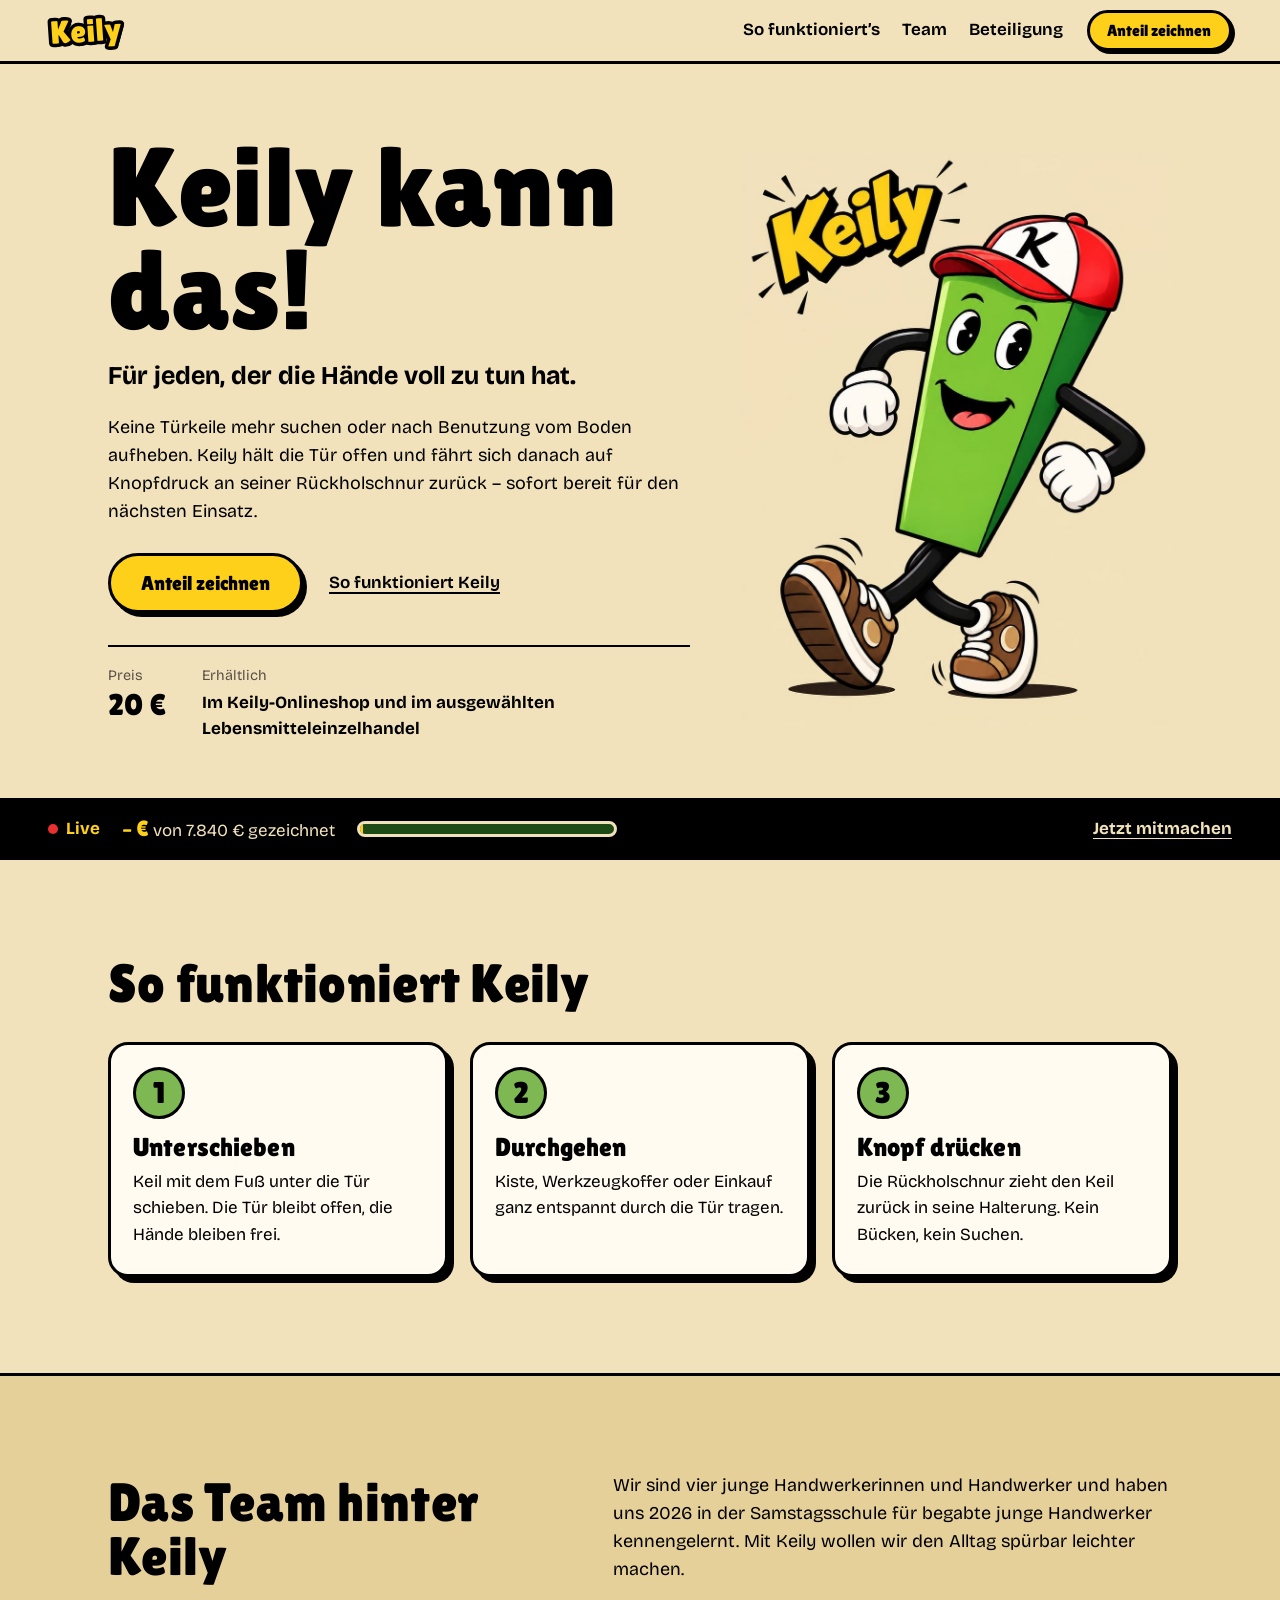
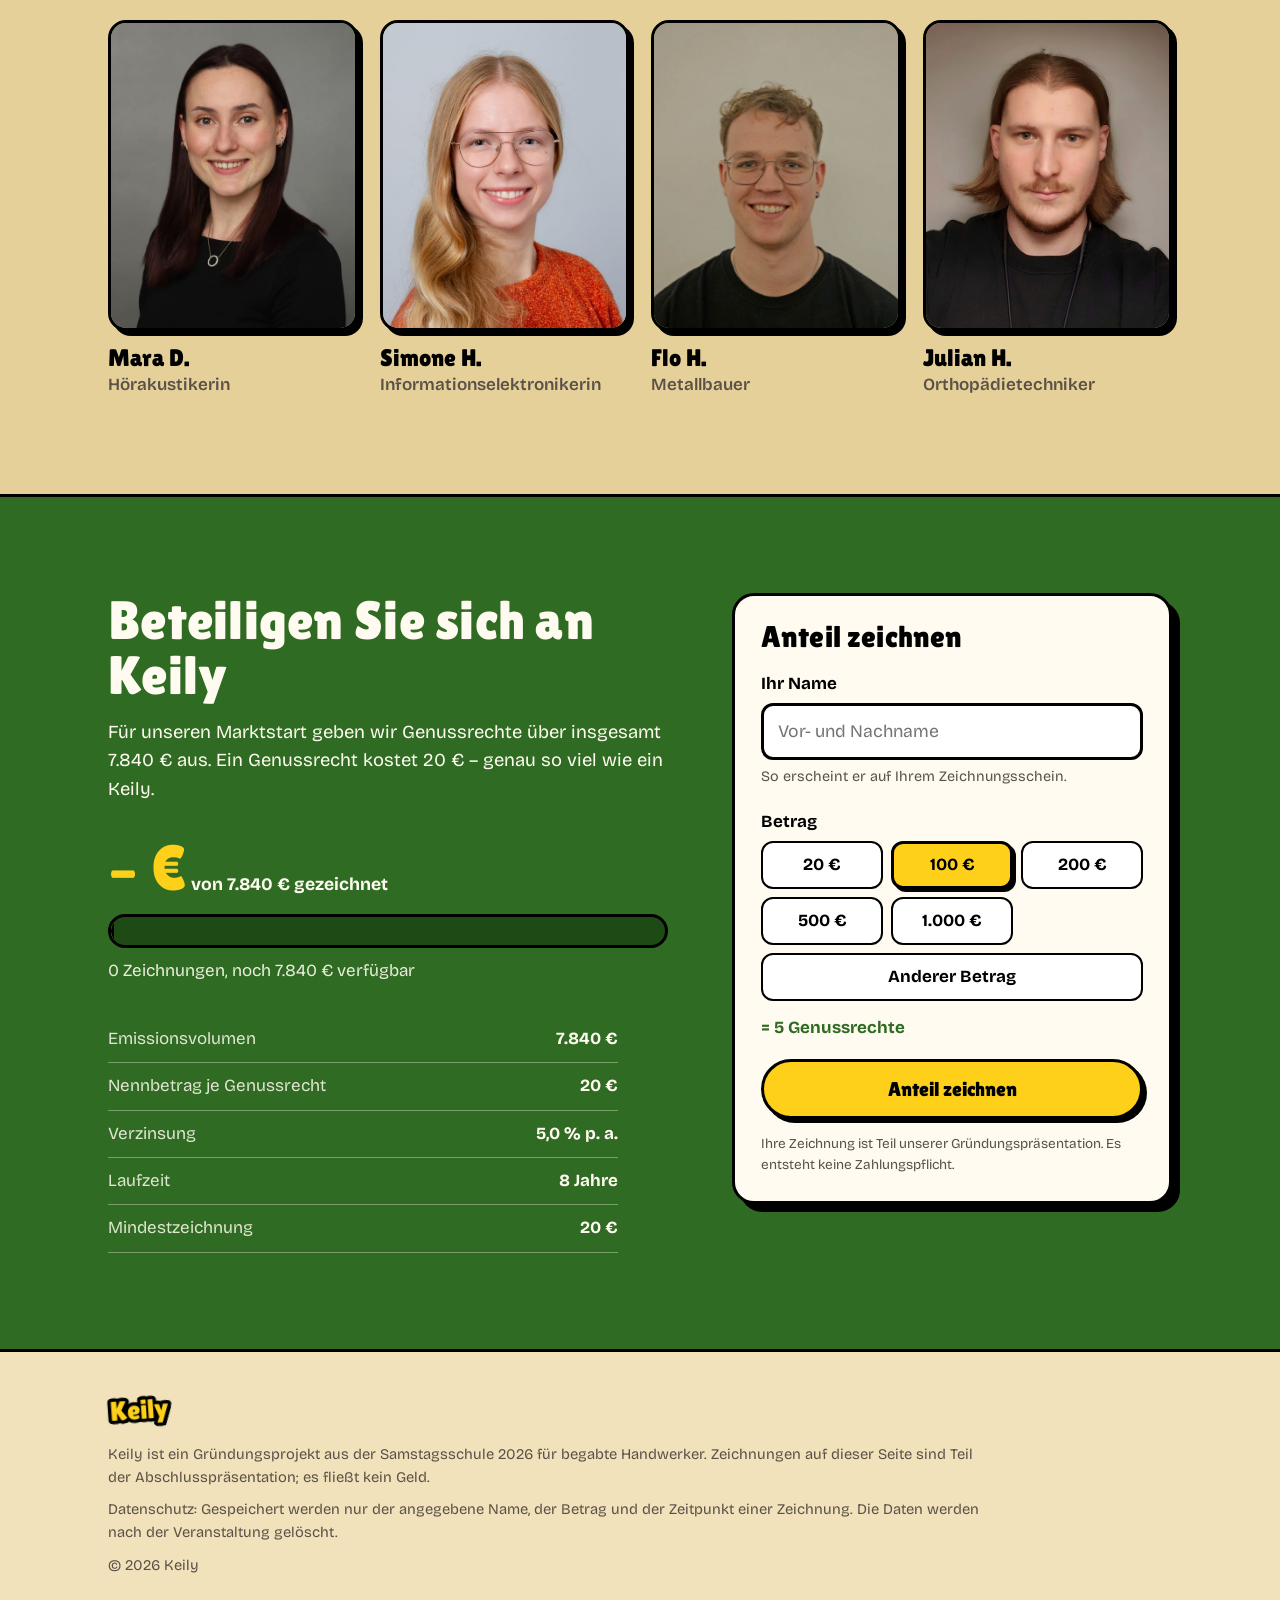
<file: index.html>
<!doctype html>
<html lang="de">
<head>
<meta charset="utf-8">
<meta name="viewport" content="width=device-width, initial-scale=1, viewport-fit=cover">
<title>Keily – der Türkeil mit Rückholschnur</title>
<meta name="description" content="Keily hält die Tür offen und fährt sich auf Knopfdruck an seiner Rückholschnur zurück. Für jeden, der die Hände voll zu tun hat.">
<meta name="theme-color" content="#F1E2BB">
<meta property="og:title" content="Keily kann das!">
<meta property="og:description" content="Der Türkeil mit Rückholschnur – für jeden, der die Hände voll zu tun hat. Jetzt Genussrechte zeichnen.">
<meta property="og:image" content="https://keily.pages.dev/assets/og.jpg">
<meta property="og:type" content="website">
<link rel="icon" type="image/png" href="assets/favicon.png">
<link rel="apple-touch-icon" href="assets/apple-touch-icon.png">
<link rel="preload" href="fonts/lilita-one.woff" as="font" type="font/woff" crossorigin>
<link rel="preload" href="fonts/bricolage.woff" as="font" type="font/woff" crossorigin>
<link rel="stylesheet" href="styles.css">
</head>
<body>
<a class="skip" href="#beteiligen">Direkt zur Beteiligung</a>

<header class="top">
  <a class="brand" href="#start" aria-label="Keily – zum Seitenanfang">Keily</a>
  <nav class="nav" aria-label="Seitenbereiche">
    <a href="#so-gehts">So funktioniert’s</a>
    <a href="#team">Team</a>
    <a href="#beteiligen">Beteiligung</a>
  </nav>
  <a class="btn btn-small" href="#beteiligen">Anteil zeichnen</a>
</header>

<main id="start">
  <section class="hero">
    <div class="hero-text">
      <h1>Keily kann das!</h1>
      <p class="slogan">Für jeden, der die Hände voll zu tun hat.</p>
      <p class="lead">Keine Türkeile mehr suchen oder nach Benutzung vom Boden aufheben. Keily hält die Tür offen und fährt sich danach auf Knopfdruck an seiner Rückholschnur zurück – sofort bereit für den nächsten Einsatz.</p>
      <div class="hero-actions">
        <a class="btn" href="#beteiligen">Anteil zeichnen</a>
        <a class="textlink" href="#so-gehts">So funktioniert Keily</a>
      </div>
      <dl class="facts">
        <div><dt>Preis</dt><dd>20 €</dd></div>
        <div><dt>Erhältlich</dt><dd>Im Keily-Onlineshop und im ausgewählten Lebensmitteleinzelhandel</dd></div>
      </dl>
    </div>
    <figure class="hero-art">
      <img src="assets/keily.jpg" width="900" height="1200" alt="Keily, ein grüner Türkeil mit roter Kappe und Turnschuhen, läuft gut gelaunt los">
    </figure>
  </section>

  <a class="ticker" href="#beteiligen">
    <span class="ticker-live"><span class="dot" aria-hidden="true"></span>Live</span>
    <span class="ticker-text"><strong data-summe>– €</strong> von 7.840 € gezeichnet</span>
    <span class="bar bar-mini" aria-hidden="true"><i data-fill></i></span>
    <span class="ticker-cta">Jetzt mitmachen</span>
  </a>

  <section class="steps" id="so-gehts" aria-labelledby="steps-h">
    <h2 id="steps-h">So funktioniert Keily</h2>
    <ol class="panels">
      <li>
        <span class="step-no" aria-hidden="true">1</span>
        <h3>Unterschieben</h3>
        <p>Keil mit dem Fuß unter die Tür schieben. Die Tür bleibt offen, die Hände bleiben frei.</p>
      </li>
      <li>
        <span class="step-no" aria-hidden="true">2</span>
        <h3>Durchgehen</h3>
        <p>Kiste, Werkzeugkoffer oder Einkauf ganz entspannt durch die Tür tragen.</p>
      </li>
      <li>
        <span class="step-no" aria-hidden="true">3</span>
        <h3>Knopf drücken</h3>
        <p>Die Rückholschnur zieht den Keil zurück in seine Halterung. Kein Bücken, kein Suchen.</p>
      </li>
    </ol>
  </section>

  <section class="team-section" id="team" aria-labelledby="team-h">
    <div class="team-intro">
      <h2 id="team-h">Das Team hinter Keily</h2>
      <p>Wir sind vier junge Handwerkerinnen und Handwerker und haben uns 2026 in der Samstagsschule für begabte junge Handwerker kennengelernt. Mit Keily wollen wir den Alltag spürbar leichter machen.</p>
    </div>
    <ul class="team" id="team-liste"></ul>
  </section>

  <section class="invest" id="beteiligen" aria-labelledby="invest-h">
    <div class="invest-info">
      <h2 id="invest-h">Beteiligen Sie sich an Keily</h2>
      <p class="invest-lead">Für unseren Marktstart geben wir Genussrechte über insgesamt 7.840 € aus. Ein Genussrecht kostet 20 € – genau so viel wie ein Keily.</p>

      <div class="progress" aria-live="polite">
        <p class="progress-sum"><span data-summe>– €</span> <span class="progress-of">von 7.840 € gezeichnet</span></p>
        <div class="bar bar-big" role="progressbar" aria-label="Gezeichneter Anteil" aria-valuemin="0" aria-valuemax="100" aria-valuenow="0"><i data-fill></i></div>
        <p class="progress-meta"><span data-anzahl>0</span> Zeichnungen, noch <span data-rest>7.840 €</span> verfügbar</p>
      </div>

      <dl class="terms">
        <div><dt>Emissionsvolumen</dt><dd>7.840 €</dd></div>
        <div><dt>Nennbetrag je Genussrecht</dt><dd>20 €</dd></div>
        <div><dt>Verzinsung</dt><dd>5,0 % p. a.</dd></div>
        <div><dt>Laufzeit</dt><dd>8 Jahre</dd></div>
        <div><dt>Mindestzeichnung</dt><dd>20 €</dd></div>
      </dl>
    </div>

    <div class="card" id="zeichnung">
      <form id="form" novalidate>
        <h3>Anteil zeichnen</h3>
        <label class="field-label" for="name">Ihr Name</label>
        <input id="name" name="name" type="text" autocomplete="name" placeholder="Vor- und Nachname" minlength="2" maxlength="80" required>
        <p class="hint">So erscheint er auf Ihrem Zeichnungsschein.</p>

        <fieldset class="amounts">
          <legend class="field-label">Betrag</legend>
          <div class="chips">
            <label><input type="radio" name="betrag" value="20"><span>20 €</span></label>
            <label><input type="radio" name="betrag" value="100" checked><span>100 €</span></label>
            <label><input type="radio" name="betrag" value="200"><span>200 €</span></label>
            <label><input type="radio" name="betrag" value="500"><span>500 €</span></label>
            <label><input type="radio" name="betrag" value="1000"><span>1.000 €</span></label>
            <label class="chip-free"><input type="radio" name="betrag" value="frei"><span>Anderer Betrag</span></label>
          </div>
          <div class="free" id="free" hidden>
            <label class="sr" for="frei-betrag">Anderer Betrag in Euro</label>
            <input id="frei-betrag" type="number" inputmode="numeric" min="20" step="20" placeholder="z. B. 160">
            <span class="free-unit">€</span>
          </div>
        </fieldset>
        <p class="calc" id="calc" aria-live="polite">= 5 Genussrechte</p>

        <button class="btn btn-wide" type="submit" id="submit">Anteil zeichnen</button>
        <p class="error" id="error" role="alert" hidden></p>
        <p class="fine">Ihre Zeichnung ist Teil unserer Gründungspräsentation. Es entsteht keine Zahlungspflicht.</p>
      </form>

      <div class="done" id="done" hidden tabindex="-1">
        <h3 id="done-h">Vielen Dank!</h3>
        <p id="done-text"></p>
        <p class="done-nr">Schein-Nr. <strong id="done-nr"></strong></p>
        <a class="btn btn-wide" id="download" href="#" download>Zeichnungsschein herunterladen</a>
        <button class="textlink textlink-btn" type="button" id="again">Weitere Zeichnung</button>
      </div>

      <div class="full" id="full" hidden>
        <h3>Vollständig gezeichnet</h3>
        <p>Alle Genussrechte sind vergeben. Vielen Dank an <span data-anzahl>0</span> Unterstützerinnen und Unterstützer!</p>
      </div>
    </div>
  </section>
</main>

<footer class="foot">
  <div class="foot-inner">
    <p class="brand brand-foot">Keily</p>
    <p>Keily ist ein Gründungsprojekt aus der Samstagsschule 2026 für begabte Handwerker. Zeichnungen auf dieser Seite sind Teil der Abschlusspräsentation; es fließt kein Geld.</p>
    <p>Datenschutz: Gespeichert werden nur der angegebene Name, der Betrag und der Zeitpunkt einer Zeichnung. Die Daten werden nach der Veranstaltung gelöscht.</p>
    <p>© 2026 Keily</p>
  </div>
</footer>

<a class="dock" id="dock" href="#beteiligen">
  <span><strong data-summe>– €</strong> von 7.840 €</span>
  <span class="dock-btn">Anteil zeichnen</span>
</a>

<script src="pdf.js" defer></script>
<script src="app.js" defer></script>
</body>
</html>
</file>
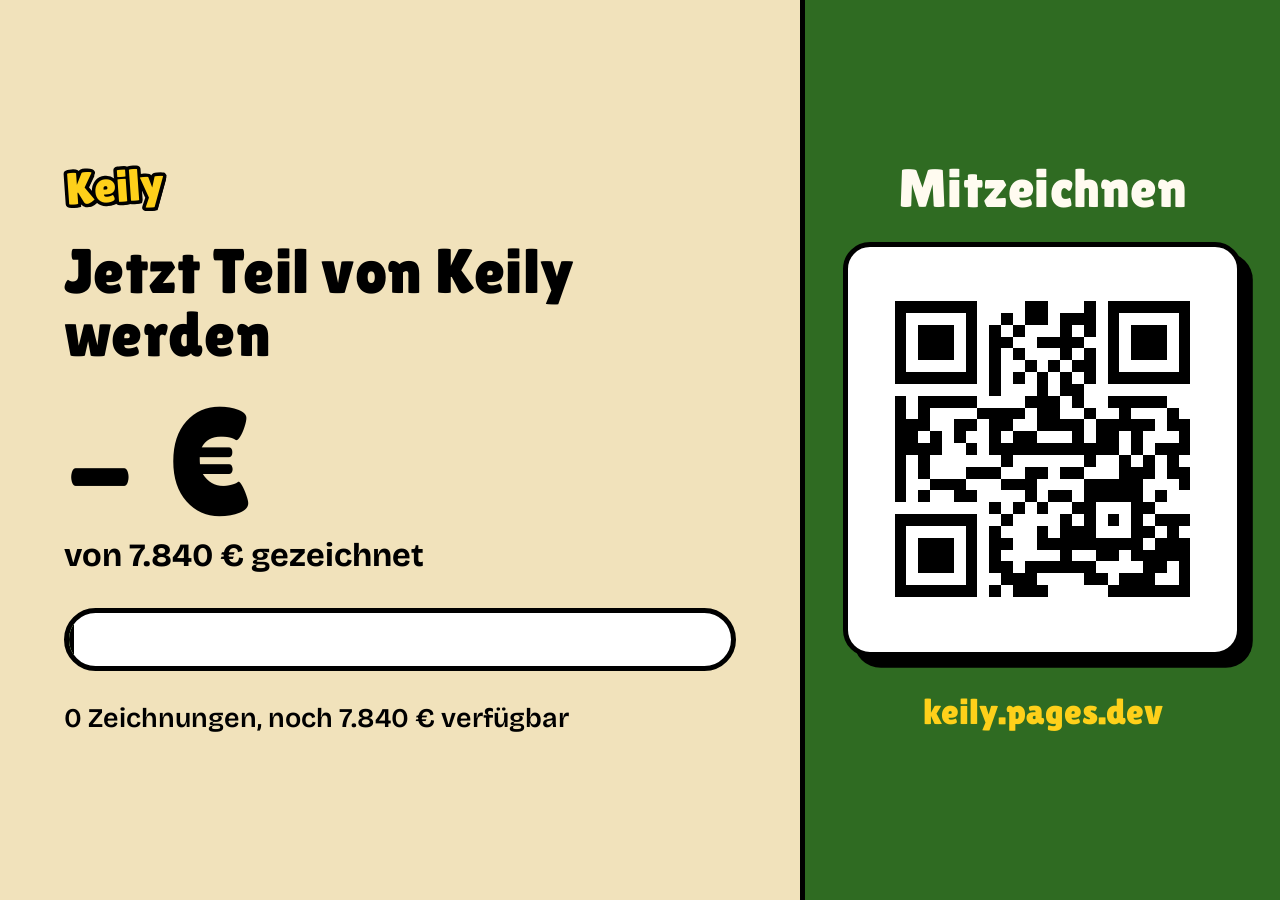
<file: live.html>
<!doctype html>
<html lang="de">
<head>
<meta charset="utf-8">
<meta name="viewport" content="width=device-width, initial-scale=1">
<title>Keily – Live-Zeichnungsstand</title>
<meta name="robots" content="noindex">
<link rel="icon" type="image/png" href="assets/favicon.png">
<link rel="stylesheet" href="styles.css">
<style>
  html, body { height: 100%; }
  body { display: grid; grid-template-columns: 1.25fr .75fr; overflow: hidden; }
  .stage { display: flex; flex-direction: column; justify-content: center; gap: 3vh; padding: 6vh 5vw; }
  .stage .brand { font-size: 5vh; align-self: flex-start; }
  .stage h1 { font-size: 7vh; }
  .big { font-family: var(--display); font-size: 17vh; line-height: .9; color: var(--ink); }
  .of { font-size: 3.6vh; font-weight: 700; }
  .bar-live { height: 7vh; border-width: 5px; background: #fff; }
  .bar-live i { background: var(--green); border-right-width: 5px; }
  .meta { font-size: 3vh; font-weight: 600; }
  .side { background: var(--green-deep); color: var(--glove); border-left: 5px solid var(--ink); display: flex; flex-direction: column; align-items: center; justify-content: center; gap: 3vh; padding: 5vh 3vw; text-align: center; }
  .side h2 { font-size: 6vh; color: var(--glove); }
  .qr { background: #fff; border: 5px solid var(--ink); border-radius: 3vh; padding: 2.5vh; box-shadow: 1.2vh 1.2vh 0 var(--ink); }
  .qr img { width: 40vh; height: 40vh; image-rendering: pixelated; }
  .url { font-family: var(--display); font-size: 4vh; color: var(--mustard); }
  .voll .big { color: var(--green-deep); }
  @media (max-aspect-ratio: 1/1) { body { grid-template-columns: 1fr; overflow: auto; } }
</style>
</head>
<body>
  <section class="stage">
    <span class="brand">Keily</span>
    <h1 id="headline">Jetzt Teil von Keily werden</h1>
    <div>
      <div class="big" data-summe>– €</div>
      <p class="of">von 7.840 € gezeichnet</p>
    </div>
    <div class="bar bar-live" aria-hidden="true"><i data-fill></i></div>
    <p class="meta"><span data-anzahl>0</span> Zeichnungen, noch <span data-rest>7.840 €</span> verfügbar</p>
  </section>
  <aside class="side">
    <h2>Mitzeichnen</h2>
    <div class="qr"><img src="assets/qr.svg" alt="QR-Code zur Keily-Seite"></div>
    <p class="url">keily.pages.dev</p>
  </aside>
<script>
(function () {
  var SB_URL = 'https://ntwydmezshfjxvhwwhli.supabase.co';
  var SB_KEY = 'sb_publishable_GiWbUts3EQShmZlCSjuBJw_EzED6FMh';
  var shown = 0;
  var reduced = window.matchMedia('(prefers-reduced-motion: reduce)').matches;
  function euro(n) { return Math.round(n).toLocaleString('de-DE') + ' €'; }
  function all(s) { return Array.prototype.slice.call(document.querySelectorAll(s)); }
  function animate(target) {
    var start = shown, t0 = null, dur = reduced ? 0 : 1400;
    function step(ts) {
      if (t0 === null) t0 = ts;
      var k = dur ? Math.min(1, (ts - t0) / dur) : 1;
      var v = start + (target - start) * (1 - Math.pow(1 - k, 3));
      all('[data-summe]').forEach(function (el) { el.textContent = euro(v); });
      if (k < 1) requestAnimationFrame(step); else shown = target;
    }
    requestAnimationFrame(step);
  }
  function poll() {
    fetch(SB_URL + '/rest/v1/rpc/stand', { method: 'POST', headers: { apikey: SB_KEY, 'Content-Type': 'application/json' }, body: '{}' })
      .then(function (r) { return r.json(); })
      .then(function (s) {
        if (typeof s.summe !== 'number') return;
        if (s.summe !== shown) animate(s.summe);
        all('[data-fill]').forEach(function (el) { el.style.width = Math.min(100, s.summe / s.ziel * 100) + '%'; });
        all('[data-anzahl]').forEach(function (el) { el.textContent = s.anzahl.toLocaleString('de-DE'); });
        all('[data-rest]').forEach(function (el) { el.textContent = euro(Math.max(0, s.ziel - s.summe)); });
        var voll = s.summe >= s.ziel;
        document.body.classList.toggle('voll', voll);
        document.getElementById('headline').textContent = voll ? 'Vollständig gezeichnet – danke!' : 'Jetzt Teil von Keily werden';
      }).catch(function () {});
  }
  poll(); setInterval(poll, 3000);
})();
</script>
</body>
</html>
</file>
<file: styles.css>
@font-face { font-family: "Lilita One"; src: url("fonts/lilita-one.woff") format("woff"); font-display: swap; }
@font-face { font-family: "Bricolage Grotesque"; src: url("fonts/bricolage.woff") format("woff"); font-weight: 400 800; font-display: swap; }

:root {
  --paper: #F1E2BB;
  --paper-deep: #E6D09A;
  --glove: #FFFBF0;
  --ink: #000;
  --muted: #5A5148;
  --green: #7EB852;
  --green-deep: #2F6B22;
  --green-night: #1E4A15;
  --red: #E8302F;
  --mustard: #FED01A;
  --line: 3px solid var(--ink);
  --display: "Lilita One", "Arial Rounded MT Bold", system-ui, sans-serif;
  --text: "Bricolage Grotesque", system-ui, -apple-system, "Segoe UI", sans-serif;
  --gutter: clamp(16px, 4vw, 48px);
  --max: 1160px;
}

* { box-sizing: border-box; }
[hidden] { display: none !important; }
html { scroll-behavior: smooth; -webkit-text-size-adjust: 100%; }
body {
  margin: 0;
  background: var(--paper);
  color: var(--ink);
  font: 400 1.0625rem/1.55 var(--text);
  font-variation-settings: "opsz" 18;
}
img { display: block; max-width: 100%; height: auto; }
a { color: inherit; }
h1, h2, h3 { font-family: var(--display); font-weight: 400; line-height: 1; margin: 0; letter-spacing: 0.005em; }
h2 { font-size: clamp(2.2rem, 5vw, 3.4rem); }
h3 { font-size: 1.6rem; }
p { margin: 0; }
:focus-visible { outline: 3px dashed var(--green-deep); outline-offset: 4px; }
.sr { position: absolute; width: 1px; height: 1px; overflow: hidden; clip: rect(0 0 0 0); white-space: nowrap; }
.skip { position: absolute; left: 12px; top: -60px; background: var(--mustard); border: var(--line); padding: 8px 14px; z-index: 30; border-radius: 10px; }
.skip:focus { top: 12px; }

/* Wortmarke im Stil des Logos */
.brand {
  font-family: var(--display);
  font-size: 2rem;
  line-height: 1;
  color: var(--mustard);
  text-decoration: none;
  -webkit-text-stroke: 7px var(--ink);
  paint-order: stroke fill;
  text-shadow: 3px 3px 0 var(--ink);
  transform: rotate(-4deg);
  display: inline-block;
  padding: 4px 2px;
}

/* Buttons wie aufgeklebte Sticker */
.btn {
  display: inline-flex; align-items: center; justify-content: center;
  font-family: var(--display); font-size: 1.25rem; line-height: 1;
  color: var(--ink); background: var(--mustard);
  border: var(--line); border-radius: 999px;
  padding: 0.85em 1.5em;
  box-shadow: 4px 4px 0 var(--ink);
  text-decoration: none; cursor: pointer; text-align: center;
  transition: transform .12s ease, box-shadow .12s ease;
}
.btn:hover { transform: translate(-1px, -1px); box-shadow: 5px 5px 0 var(--ink); }
.btn:active { transform: translate(3px, 3px); box-shadow: 1px 1px 0 var(--ink); }
.btn[disabled] { opacity: .65; cursor: progress; transform: none; }
.btn-small { font-size: 1rem; padding: .6em 1.1em; box-shadow: 3px 3px 0 var(--ink); }
.btn-wide { width: 100%; }
.textlink { font-weight: 650; text-decoration: underline; text-decoration-thickness: 2px; text-underline-offset: 4px; }
.textlink-btn { background: none; border: 0; padding: 8px 0; font: inherit; font-weight: 650; cursor: pointer; color: inherit; }

/* Kopfzeile */
.top {
  position: sticky; top: 0; z-index: 20;
  display: flex; align-items: center; gap: 24px;
  padding: 10px var(--gutter);
  background: color-mix(in srgb, var(--paper) 92%, transparent);
  backdrop-filter: blur(6px);
  border-bottom: var(--line);
}
.nav { display: flex; gap: 22px; margin-left: auto; }
.nav a { text-decoration: none; font-weight: 650; }
.nav a:hover { text-decoration: underline; text-underline-offset: 4px; }

/* Hero */
.hero {
  max-width: var(--max); margin: 0 auto;
  display: grid; grid-template-columns: 1.15fr .85fr; gap: clamp(24px, 4vw, 56px); align-items: center;
  padding: clamp(32px, 6vw, 72px) var(--gutter) clamp(32px, 5vw, 56px);
}
.hero h1 { font-size: clamp(3.4rem, 9vw, 7rem); line-height: .92; }
.slogan { font-size: clamp(1.25rem, 2.4vw, 1.6rem); font-weight: 700; margin-top: 14px; font-variation-settings: "opsz" 48; }
.lead { margin-top: 18px; max-width: 34em; font-size: 1.125rem; }
.hero-actions { display: flex; flex-wrap: wrap; align-items: center; gap: 14px 26px; margin-top: 28px; }
.facts { display: flex; flex-wrap: wrap; gap: 14px 36px; margin: 32px 0 0; padding-top: 18px; border-top: 2px solid var(--ink); }
.facts dt { font-size: .9rem; color: var(--muted); }
.facts dd { margin: 2px 0 0; font-weight: 700; max-width: 22em; }
.facts div:first-child dd { font-family: var(--display); font-weight: 400; font-size: 1.9rem; line-height: 1; }
.hero-art { margin: 0; justify-self: center; }
.hero-art img { width: min(100%, 440px); }
@media (prefers-reduced-motion: no-preference) {
  .hero-art img { animation: walk-in .9s cubic-bezier(.2, .9, .3, 1.25) both; }
  @keyframes walk-in { from { transform: translateX(60px) rotate(6deg); opacity: 0; } to { transform: none; opacity: 1; } }
}

/* Live-Band */
.ticker {
  display: flex; align-items: center; gap: 14px 22px; flex-wrap: wrap;
  padding: 14px var(--gutter);
  background: var(--ink); color: var(--paper);
  text-decoration: none;
}
.ticker-live { display: inline-flex; align-items: center; gap: 8px; font-weight: 700; color: var(--mustard); }
.dot { width: 10px; height: 10px; border-radius: 50%; background: var(--red); }
@media (prefers-reduced-motion: no-preference) {
  .dot { animation: pulse 1.6s ease-in-out infinite; }
  @keyframes pulse { 50% { opacity: .35; } }
}
.ticker-text strong { font-family: var(--display); font-weight: 400; font-size: 1.35rem; color: var(--mustard); }
.ticker-cta { margin-left: auto; font-weight: 700; text-decoration: underline; text-underline-offset: 4px; }

/* Fortschrittsbalken */
.bar { display: block; position: relative; border: var(--line); border-radius: 999px; overflow: hidden; background: var(--green-night); }
.bar i { display: block; height: 100%; width: 0; background: var(--mustard); border-right: 3px solid var(--ink); transition: width .8s cubic-bezier(.2, .8, .2, 1); }
.bar-mini { width: clamp(120px, 22vw, 260px); height: 16px; border-color: var(--paper); }
.bar-mini i { border-right-color: transparent; }
.bar-big { height: 34px; margin-top: 14px; }

/* Ablauf als Comic-Panels */
.steps { max-width: var(--max); margin: 0 auto; padding: clamp(56px, 8vw, 96px) var(--gutter); }
.panels { list-style: none; margin: 32px 0 0; padding: 0; display: grid; grid-template-columns: repeat(3, 1fr); gap: 22px; }
.panels li {
  background: var(--glove); border: var(--line); border-radius: 20px;
  box-shadow: 6px 6px 0 var(--ink);
  padding: 22px 22px 26px;
}
.step-no {
  display: inline-grid; place-items: center; width: 52px; height: 52px;
  font-family: var(--display); font-size: 1.9rem; line-height: 1;
  background: var(--green); border: var(--line); border-radius: 50%;
  margin-bottom: 16px;
}
.panels h3 { margin-bottom: 8px; }

/* Team */
.team-section { border-top: var(--line); background: var(--paper-deep); }
.team-intro, .team { max-width: var(--max); margin: 0 auto; padding-left: var(--gutter); padding-right: var(--gutter); }
.team-intro { padding-top: clamp(56px, 8vw, 96px); display: grid; grid-template-columns: .9fr 1.1fr; gap: 16px 48px; align-items: end; }
.team-intro p { max-width: 36em; font-size: 1.125rem; }
.team { list-style: none; margin: 36px auto 0; padding-bottom: clamp(56px, 8vw, 96px); display: grid; grid-template-columns: repeat(4, 1fr); gap: 22px; }
.member figure { margin: 0; }
.member .photo {
  aspect-ratio: 4 / 5; border: var(--line); border-radius: 18px; overflow: hidden;
  background: var(--green); box-shadow: 5px 5px 0 var(--ink);
}
.member .photo img { width: 100%; height: 100%; object-fit: cover; }
.member .initials { width: 100%; height: 100%; display: grid; place-items: center; font-family: var(--display); font-size: 4rem; color: var(--glove); -webkit-text-stroke: 5px var(--ink); paint-order: stroke fill; }
.member figcaption { margin-top: 14px; }
.member .name { font-family: var(--display); font-size: 1.5rem; line-height: 1.1; }
.member .role { color: var(--muted); font-weight: 600; }

/* Beteiligung */
.invest {
  background: var(--green-deep); color: var(--glove);
  border-top: var(--line);
  display: grid; grid-template-columns: 1fr minmax(320px, 440px); gap: clamp(32px, 5vw, 64px); align-items: start;
  padding: clamp(56px, 8vw, 96px) max(var(--gutter), calc((100% - var(--max)) / 2 + var(--gutter)));
  scroll-margin-top: 60px;
}
.invest h2 { color: var(--glove); }
.invest-lead { margin-top: 16px; font-size: 1.15rem; max-width: 32em; }
.progress { margin-top: 32px; }
.progress-sum span[data-summe] { font-family: var(--display); font-size: clamp(2.6rem, 6vw, 4rem); line-height: 1; color: var(--mustard); }
.progress-of { font-weight: 700; font-size: 1.1rem; }
.progress-meta { margin-top: 10px; opacity: .9; }
.terms { margin: 32px 0 0; display: grid; grid-template-columns: 1fr; max-width: 30em; }
.terms div { display: flex; justify-content: space-between; gap: 12px; padding: 10px 0; border-bottom: 1px solid rgba(255, 251, 240, .35); }
.terms dt { opacity: .85; }
.terms dd { margin: 0; font-weight: 700; text-align: right; }

#zeichnung { scroll-margin-top: 90px; }
.card {
  background: var(--glove); color: var(--ink);
  border: var(--line); border-radius: 22px;
  box-shadow: 8px 8px 0 var(--ink);
  padding: 26px;
}
.card h3 { font-size: 1.9rem; margin-bottom: 18px; }
.field-label { display: block; font-weight: 700; margin-bottom: 6px; padding: 0; }
.card input[type="text"], .card input[type="number"] {
  width: 100%; font: inherit; font-size: 1.1rem;
  padding: 12px 14px; border: var(--line); border-radius: 12px; background: #fff; color: var(--ink);
}
.card input:focus-visible { outline-offset: 2px; }
.hint { font-size: .9rem; color: var(--muted); margin-top: 6px; }
.amounts { border: 0; margin: 20px 0 0; padding: 0; min-width: 0; }
.chips { display: grid; grid-template-columns: repeat(3, 1fr); gap: 8px; }
.chips label { position: relative; }
.chips input { position: absolute; opacity: 0; inset: 0; margin: 0; cursor: pointer; }
.chips span {
  display: grid; place-items: center; min-height: 48px; padding: 6px;
  border: 2px solid var(--ink); border-radius: 12px; background: #fff;
  font-weight: 700; text-align: center; line-height: 1.1;
}
.chip-free { grid-column: span 3; }
.chips input:checked + span { background: var(--mustard); border-width: 3px; box-shadow: 3px 3px 0 var(--ink); }
.chips input:focus-visible + span { outline: 3px dashed var(--green-deep); outline-offset: 3px; }
.free { display: flex; align-items: center; gap: 10px; margin-top: 10px; }
.free-unit { font-weight: 700; font-size: 1.2rem; }
.calc { margin: 14px 0 18px; font-weight: 700; color: var(--green-deep); }
.error { margin-top: 12px; padding: 10px 12px; border: 2px solid var(--red); border-radius: 10px; background: #FDEBE9; font-weight: 600; }
.fine { margin-top: 14px; font-size: .85rem; color: var(--muted); }
.done h3 { margin-bottom: 12px; }
.done p { margin-bottom: 12px; }
.done-nr { padding: 10px 12px; background: var(--paper); border: 2px solid var(--ink); border-radius: 10px; }
.done .btn { margin-top: 8px; }
.done .textlink-btn { margin-top: 12px; }
.full h3 { margin-bottom: 10px; }

/* Fußzeile */
.foot { border-top: var(--line); background: var(--paper); }
.foot-inner { max-width: var(--max); margin: 0 auto; padding: 40px var(--gutter) 110px; display: grid; gap: 10px; font-size: .92rem; color: var(--muted); }
.foot-inner p { max-width: 60em; }
.brand-foot { font-size: 1.7rem; justify-self: start; margin-bottom: 6px; }

/* Mobile Leiste unten */
.dock { display: none; }

@media (max-width: 900px) {
  .hero { grid-template-columns: 1fr; }
  .hero-art { order: -1; }
  .hero-art img { width: min(50vw, 230px); }
  .hero { padding-top: 20px; }
  .panels { grid-template-columns: 1fr; }
  .team-intro { grid-template-columns: 1fr; }
  .team { grid-template-columns: repeat(2, 1fr); }
  .invest { grid-template-columns: 1fr; }
}
@media (max-width: 640px) {
  .nav { display: none; }
  .top .btn-small { margin-left: auto; }
  .brand { font-size: 1.7rem; }
  .ticker-cta { display: none; }
  .bar-mini { width: 100%; }
  .card { padding: 20px; }
  .dock {
    position: fixed; left: 12px; right: 12px; bottom: max(12px, env(safe-area-inset-bottom));
    z-index: 25; display: flex; align-items: center; justify-content: space-between; gap: 10px;
    padding: 8px 8px 8px 16px;
    background: var(--ink); color: var(--paper); border-radius: 999px; text-decoration: none;
    box-shadow: 0 6px 18px rgba(0, 0, 0, .25);
    transition: transform .25s ease, opacity .25s ease;
  }
  .dock strong { font-family: var(--display); font-weight: 400; color: var(--mustard); font-size: 1.15rem; }
  .dock-btn { font-family: var(--display); background: var(--mustard); color: var(--ink); border-radius: 999px; padding: 10px 16px; }
  .dock.is-hidden { transform: translateY(140%); opacity: 0; pointer-events: none; }
}
@media (prefers-reduced-motion: reduce) {
  html { scroll-behavior: auto; }
  .bar i, .btn, .dock { transition: none; }
}
</file>
